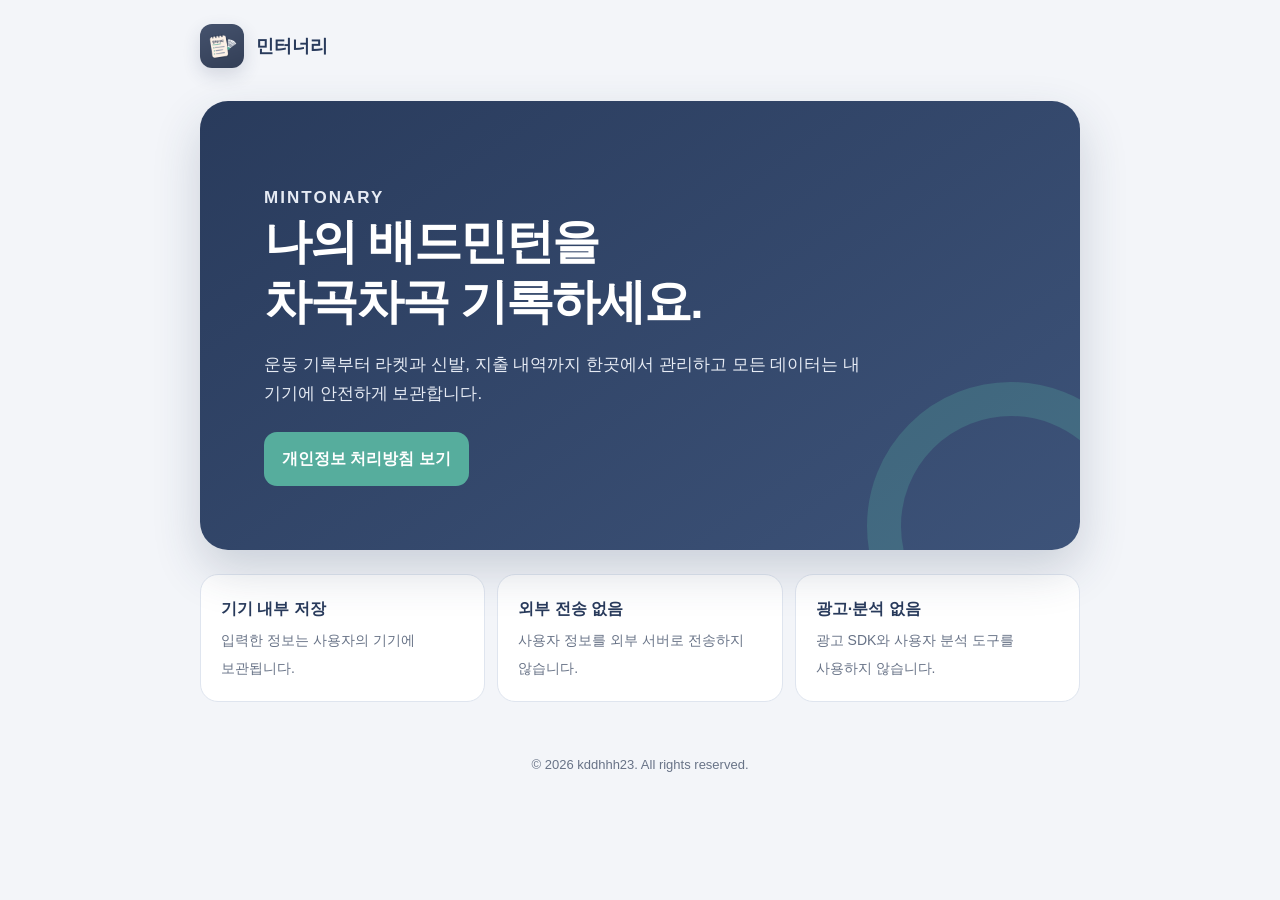
<file: docs/index.html>
<!doctype html>
<html lang="ko">
  <head>
    <meta charset="UTF-8" />
    <meta name="viewport" content="width=device-width, initial-scale=1" />
    <meta
      name="description"
      content="배드민턴 운동 기록과 장비, 지출 내역을 기기에 저장하는 민터너리 앱 안내"
    />
    <title>민터너리</title>
    <link rel="icon" href="assets/mintonary_icon.png" />
    <link rel="stylesheet" href="styles.css" />
  </head>
  <body>
    <header class="site-header shell">
      <a class="brand" href="./" aria-label="민터너리 홈">
        <img src="assets/mintonary_icon.png" alt="" />
        <span>민터너리</span>
      </a>
    </header>

    <main class="shell">
      <article class="hero">
        <p class="eyebrow">MINTONARY</p>
        <h1>나의 배드민턴을<br />차곡차곡 기록하세요.</h1>
        <p>
          운동 기록부터 라켓과 신발, 지출 내역까지 한곳에서 관리하고
          모든 데이터는 내 기기에 안전하게 보관합니다.
        </p>
        <a class="button" href="privacy-policy.html">개인정보 처리방침 보기</a>
      </article>

      <section class="summary" aria-label="민터너리 개인정보 보호 요약">
        <div class="summary-item">
          <strong>기기 내부 저장</strong>
          <span>입력한 정보는 사용자의 기기에 보관됩니다.</span>
        </div>
        <div class="summary-item">
          <strong>외부 전송 없음</strong>
          <span>사용자 정보를 외부 서버로 전송하지 않습니다.</span>
        </div>
        <div class="summary-item">
          <strong>광고·분석 없음</strong>
          <span>광고 SDK와 사용자 분석 도구를 사용하지 않습니다.</span>
        </div>
      </section>
    </main>

    <footer class="site-footer shell">
      © 2026 kddhhh23. All rights reserved.
    </footer>
  </body>
</html>
</file>
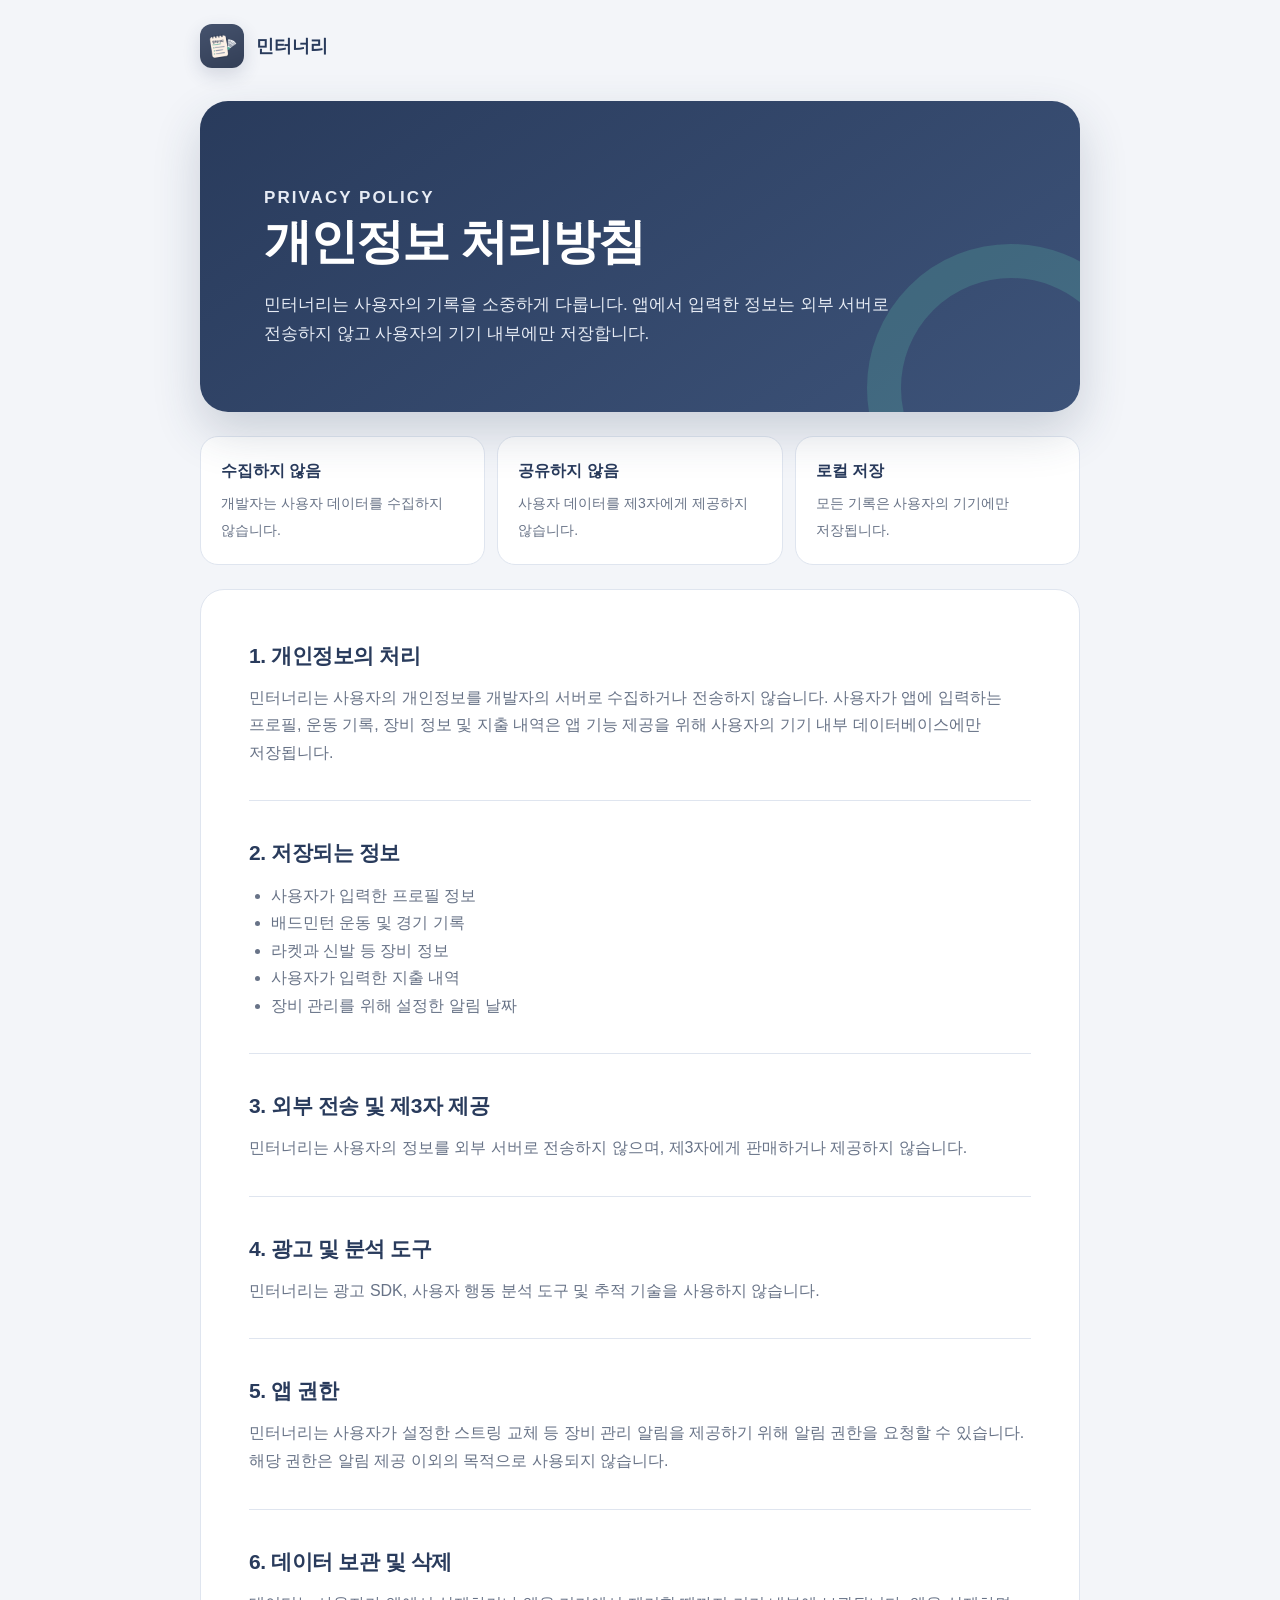
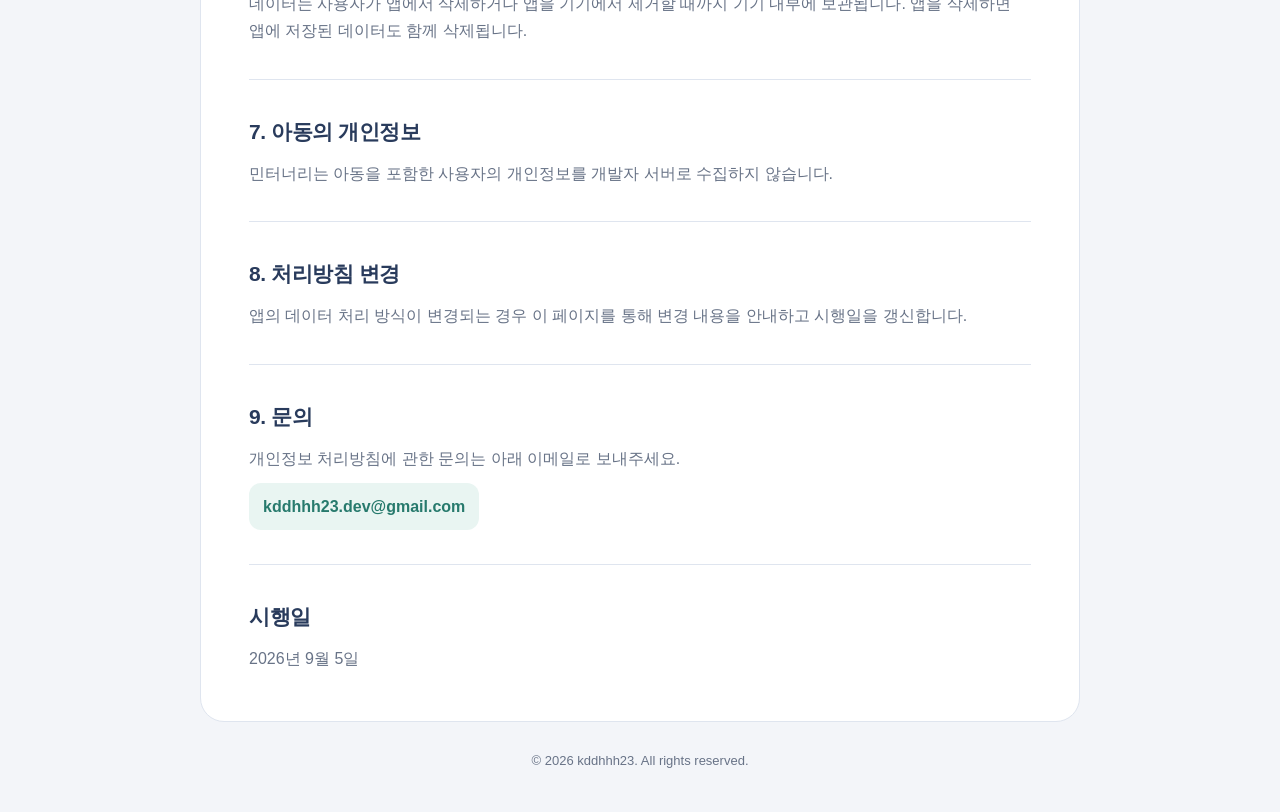
<file: docs/privacy-policy.html>
<!doctype html>
<html lang="ko">
  <head>
    <meta charset="UTF-8" />
    <meta name="viewport" content="width=device-width, initial-scale=1" />
    <meta
      name="description"
      content="민터너리 앱 개인정보 처리방침. 사용자 데이터는 기기 내부에만 저장되며 외부로 전송되지 않습니다."
    />
    <title>개인정보 처리방침 | 민터너리</title>
    <link rel="icon" href="assets/mintonary_icon.png" />
    <link rel="stylesheet" href="styles.css" />
  </head>
  <body>
    <header class="site-header shell">
      <a class="brand" href="./" aria-label="민터너리 홈">
        <img src="assets/mintonary_icon.png" alt="" />
        <span>민터너리</span>
      </a>
    </header>

    <main class="shell">
      <article class="hero">
        <p class="eyebrow">PRIVACY POLICY</p>
        <h1>개인정보 처리방침</h1>
        <p>
          민터너리는 사용자의 기록을 소중하게 다룹니다. 앱에서 입력한 정보는
          외부 서버로 전송하지 않고 사용자의 기기 내부에만 저장합니다.
        </p>
      </article>

      <section class="summary" aria-label="개인정보 처리 핵심 요약">
        <div class="summary-item">
          <strong>수집하지 않음</strong>
          <span>개발자는 사용자 데이터를 수집하지 않습니다.</span>
        </div>
        <div class="summary-item">
          <strong>공유하지 않음</strong>
          <span>사용자 데이터를 제3자에게 제공하지 않습니다.</span>
        </div>
        <div class="summary-item">
          <strong>로컬 저장</strong>
          <span>모든 기록은 사용자의 기기에만 저장됩니다.</span>
        </div>
      </section>

      <article class="policy">
        <section>
          <h2>1. 개인정보의 처리</h2>
          <p>
            민터너리는 사용자의 개인정보를 개발자의 서버로 수집하거나 전송하지
            않습니다. 사용자가 앱에 입력하는 프로필, 운동 기록, 장비 정보 및 지출
            내역은 앱 기능 제공을 위해 사용자의 기기 내부 데이터베이스에만
            저장됩니다.
          </p>
        </section>

        <section>
          <h2>2. 저장되는 정보</h2>
          <ul>
            <li>사용자가 입력한 프로필 정보</li>
            <li>배드민턴 운동 및 경기 기록</li>
            <li>라켓과 신발 등 장비 정보</li>
            <li>사용자가 입력한 지출 내역</li>
            <li>장비 관리를 위해 설정한 알림 날짜</li>
          </ul>
        </section>

        <section>
          <h2>3. 외부 전송 및 제3자 제공</h2>
          <p>
            민터너리는 사용자의 정보를 외부 서버로 전송하지 않으며, 제3자에게
            판매하거나 제공하지 않습니다.
          </p>
        </section>

        <section>
          <h2>4. 광고 및 분석 도구</h2>
          <p>
            민터너리는 광고 SDK, 사용자 행동 분석 도구 및 추적 기술을 사용하지
            않습니다.
          </p>
        </section>

        <section>
          <h2>5. 앱 권한</h2>
          <p>
            민터너리는 사용자가 설정한 스트링 교체 등 장비 관리 알림을 제공하기
            위해 알림 권한을 요청할 수 있습니다. 해당 권한은 알림 제공 이외의
            목적으로 사용되지 않습니다.
          </p>
        </section>

        <section>
          <h2>6. 데이터 보관 및 삭제</h2>
          <p>
            데이터는 사용자가 앱에서 삭제하거나 앱을 기기에서 제거할 때까지 기기
            내부에 보관됩니다. 앱을 삭제하면 앱에 저장된 데이터도 함께 삭제됩니다.
          </p>
        </section>

        <section>
          <h2>7. 아동의 개인정보</h2>
          <p>
            민터너리는 아동을 포함한 사용자의 개인정보를 개발자 서버로 수집하지
            않습니다.
          </p>
        </section>

        <section>
          <h2>8. 처리방침 변경</h2>
          <p>
            앱의 데이터 처리 방식이 변경되는 경우 이 페이지를 통해 변경 내용을
            안내하고 시행일을 갱신합니다.
          </p>
        </section>

        <section>
          <h2>9. 문의</h2>
          <p>개인정보 처리방침에 관한 문의는 아래 이메일로 보내주세요.</p>
          <a class="contact" href="mailto:kddhhh23.dev@gmail.com">
            kddhhh23.dev@gmail.com
          </a>
        </section>

        <section>
          <h2>시행일</h2>
          <p>2026년 9월 5일</p>
        </section>
      </article>
    </main>

    <footer class="site-footer shell">
      © 2026 kddhhh23. All rights reserved.
    </footer>
  </body>
</html>
</file>
<file: docs/styles.css>
:root {
  color-scheme: light;
  --navy: #3d5379;
  --navy-deep: #293b5c;
  --mint: #56ad9d;
  --cream: #fff6e9;
  --ink: #202939;
  --muted: #687387;
  --line: #dfe5ef;
  --surface: #ffffff;
  --background: #f3f5f9;
}

* {
  box-sizing: border-box;
}

html {
  scroll-behavior: smooth;
}

body {
  margin: 0;
  background: var(--background);
  color: var(--ink);
  font-family: Pretendard, "Noto Sans KR", -apple-system, BlinkMacSystemFont,
    "Segoe UI", sans-serif;
  line-height: 1.72;
  word-break: keep-all;
}

a {
  color: inherit;
}

.shell {
  width: min(880px, calc(100% - 32px));
  margin: 0 auto;
}

.site-header {
  padding: 24px 0 12px;
}

.brand {
  display: inline-flex;
  align-items: center;
  gap: 12px;
  color: var(--navy-deep);
  font-size: 18px;
  font-weight: 800;
  text-decoration: none;
}

.brand img {
  width: 44px;
  height: 44px;
  border-radius: 12px;
  box-shadow: 0 7px 18px rgba(41, 59, 92, 0.16);
}

.hero {
  position: relative;
  overflow: hidden;
  margin: 12px 0 24px;
  padding: clamp(32px, 7vw, 64px);
  border-radius: 28px;
  background: linear-gradient(145deg, var(--navy-deep), var(--navy));
  color: white;
  box-shadow: 0 20px 48px rgba(41, 59, 92, 0.2);
}

.hero::after {
  position: absolute;
  width: 220px;
  height: 220px;
  right: -75px;
  bottom: -120px;
  border: 34px solid rgba(86, 173, 157, 0.28);
  border-radius: 50%;
  content: "";
}

.eyebrow {
  margin: 0 0 8px;
  color: #bce6de;
  font-size: 13px;
  font-weight: 800;
  letter-spacing: 0.12em;
}

h1 {
  margin: 0;
  font-size: clamp(30px, 6vw, 48px);
  line-height: 1.25;
  letter-spacing: -0.04em;
}

.hero p {
  max-width: 630px;
  margin: 18px 0 0;
  color: #e6ebf4;
  font-size: 17px;
}

.summary {
  display: grid;
  grid-template-columns: repeat(3, 1fr);
  gap: 12px;
  margin-bottom: 24px;
}

.summary-item {
  padding: 20px;
  border: 1px solid var(--line);
  border-radius: 18px;
  background: var(--surface);
}

.summary-item strong {
  display: block;
  margin-bottom: 4px;
  color: var(--navy-deep);
}

.summary-item span {
  color: var(--muted);
  font-size: 14px;
}

.policy {
  padding: clamp(24px, 6vw, 48px);
  border: 1px solid var(--line);
  border-radius: 24px;
  background: var(--surface);
}

.policy section + section {
  margin-top: 34px;
  padding-top: 34px;
  border-top: 1px solid var(--line);
}

h2 {
  margin: 0 0 10px;
  color: var(--navy-deep);
  font-size: 21px;
  letter-spacing: -0.02em;
}

.policy p,
.policy ul {
  margin: 0;
  color: var(--muted);
}

.policy ul {
  padding-left: 22px;
}

.contact {
  display: inline-flex;
  align-items: center;
  margin-top: 10px;
  padding: 10px 14px;
  border-radius: 12px;
  background: #e9f5f2;
  color: #277a6d;
  font-weight: 700;
  text-decoration: none;
}

.button {
  display: inline-flex;
  margin-top: 24px;
  padding: 13px 18px;
  border-radius: 13px;
  background: var(--mint);
  color: white;
  font-weight: 800;
  text-decoration: none;
}

.site-footer {
  padding: 28px 0 40px;
  color: var(--muted);
  font-size: 13px;
  text-align: center;
}

@media (max-width: 680px) {
  .summary {
    grid-template-columns: 1fr;
  }

  .hero {
    border-radius: 22px;
  }

  .policy {
    border-radius: 20px;
  }
}
</file>
